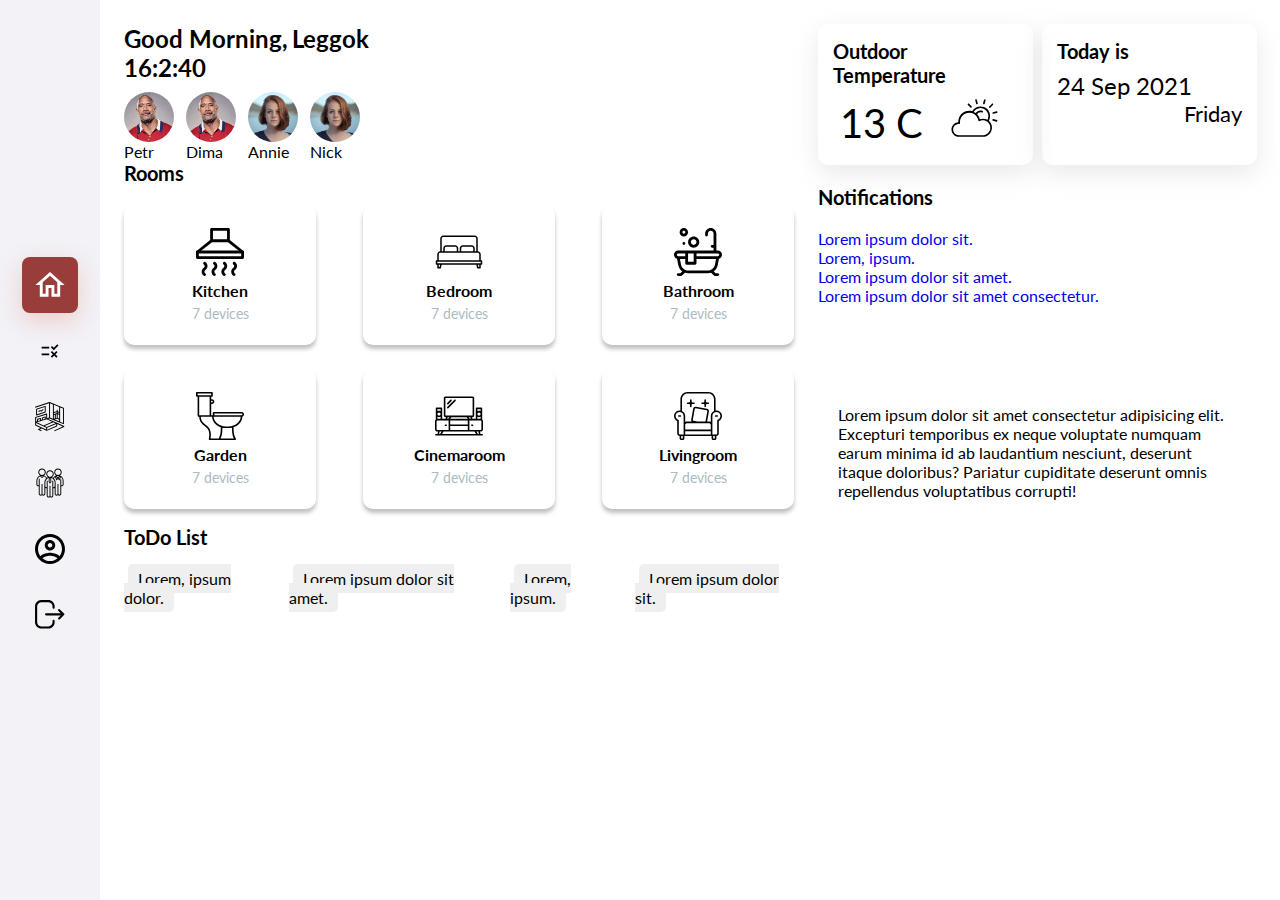
<file: index.html>
<!DOCTYPE html>
<html lang="en">
    <head>
        <meta charset="UTF-8">
        <meta http-equiv="X-UA-Compatible" content="IE=edge">
        <meta name="viewport" content="width=device-width, initial-scale=1.0">
        <title>Document</title>
        <link rel="stylesheet" href="assets/css/style.min.css">
        <link rel="preconnect" href="https://fonts.googleapis.com">
        <link rel="preconnect" href="https://fonts.gstatic.com" crossorigin>
        <link href="https://fonts.googleapis.com/css2?family=Lato:wght@400;700&display=swap" rel="stylesheet">
    </head>
    <body>
        <header>
            <div class="menu">
                <ul class="menu_list">
                    <li class="menu_list_item">
                        <a href="index.html" class="active">
                            <svg>
                                <use xlink:href="assets/img/sprite.svg#home"></use>
                            </svg>
                        </a>
                    </li>
                    <li class="menu_list_item">
                        <a href="todo.html">
                            <svg>
                                <use xlink:href="assets/img/sprite.svg#placeholder"></use>
                            </svg>
                        </a>
                    </li>
                    <li class="menu_list_item">
                        <a href="rooms.html">
                            <svg>
                                <use xlink:href="assets/img/sprite.svg#room"></use>
                            </svg>
                        </a>
                    </li>
                    <li class="menu_list_item">
                        <a href="members.html">
                            <svg>
                                <use xlink:href="assets/img/sprite.svg#comm"></use>
                            </svg>
                        </a>
                    </li>
                    <li class="menu_list_item">
                        <a href="profile.html">
                            <svg>
                                <use xlink:href="assets/img/sprite.svg#vector"></use>
                            </svg>
                        </a>
                    </li>
                    <li class="menu_list_item">
                        <a href="login.html">
                            <svg>
                                <use xlink:href="assets/img/sprite.svg#logout"></use>
                            </svg>
                        </a>
                    </li>
                </ul>
            </div>
        </header>
        <main class="home_page">
            <div class="left">
                <div class="wellcome">
                    <div class="hw">Good Morning,
                    </div>
                    <div class="user_name">Leggok</div>
                </div>
                <div class="time">16:23:01</div>
                <div class="members">
                    <ul class="members_list">
                        <li class="members_list_item">
                            <a href="#">
                                <div class="ava">
                                    <img src="assets/img/members/f.jpg" alt="">
                                </div>
                                Petr
                            </a>
                        </li>
                        <li class="members_list_item">
                            <a href="#">
                                <div class="ava">
                                    <img src="assets/img/members/f.jpg" alt="">
                                </div>
                                Dima
                            </a>
                        </li>
                        <li class="members_list_item">
                            <a href="#">
                                <div class="ava">
                                    <img src="assets/img/members/s.jpg" alt="">
                                </div>
                                Annie
                            </a>
                        </li>
                        <li class="members_list_item">
                            <a href="#">
                                <div class="ava">
                                    <img src="assets/img/members/s.jpg" alt="">
                                </div>
                                Nick
                            </a>
                        </li>
                    </ul>
                </div>
                <div class="rooms_wrap">
                    <div class="title">Rooms</div>
                    <ul class="rooms">
                        <li class="rooms_item">
                            <svg>
                                <use xlink:href="assets/img/rooms/rooms.svg#kitchen"></use>
                            </svg>
                            <a href="#">Kitchen</a>
                            <span>7 devices</span>
                        </li>
                        <li class="rooms_item">
                            <svg>
                                <use xlink:href="assets/img/rooms/rooms.svg#bedroom"></use>
                            </svg>
                            <a href="#">Bedroom</a>
                            <span>7 devices</span>
                        </li>
                        <li class="rooms_item">
                            <svg>
                                <use xlink:href="assets/img/rooms/rooms.svg#bathroom"></use>
                            </svg>
                            <a href="#">Bathroom</a>
                            <span>7 devices</span>
                        </li>
                        <li class="rooms_item">
                            <svg>
                                <use xlink:href="assets/img/rooms/rooms.svg#toilet"></use>
                            </svg>
                            <a href="#">Garden</a>
                            <span>7 devices</span>
                        </li>
                        <li class="rooms_item">
                            <svg>
                                <use xlink:href="assets/img/rooms/rooms.svg#cinemaroom"></use>
                            </svg>
                            <a href="#">Cinemaroom</a>
                            <span>7 devices</span>
                        </li>
                        <li class="rooms_item">
                            <svg>
                                <use xlink:href="assets/img/rooms/rooms.svg#livingroom"></use>
                            </svg>
                            <a href="#">Livingroom</a>
                            <span>7 devices</span>
                        </li>
                    </ul>
                </div>
                <div class="todo">
                    <div class="title">
                        ToDo List
                    </div>
                    <ul class="todo_list">
                        <li class="todo_list_item">
                            <a href="#" class="todo_list_item_link">Lorem, ipsum dolor.</a>
                        </li>
                        <li class="todo_list_item">
                            <a href="#" class="todo_list_item_link">Lorem ipsum dolor sit amet.</a>
                        </li>
                        <li class="todo_list_item">
                            <a href="#" class="todo_list_item_link">Lorem, ipsum.</a>
                        </li>
                        <li class="todo_list_item">
                            <a href="#" class="todo_list_item_link">Lorem ipsum dolor sit.</a>
                        </li>
                    </ul>
                </div>
            </div>
            <div class="right">
                <div class="right_top">
                    <div class="weather">
                        <div class="weather_title title">Outdoor Temperature</div>
                        <div class="weather_show">
                            <div class="weather_show_temperature">13 C</div>
                            <div class="weather_show_icon">


                                <?xml
                                version="1.0" encoding="iso-8859-1"?>
                                <!-- Generator: Adobe Illustrator 19.0.0, SVG Export Plug-In . SVG Version: 6.00 Build 0)  -->
                                <svg version="1.1" id="Capa_1" xmlns="http://www.w3.org/2000/svg" id='sun' xmlns:xlink="http://www.w3.org/1999/xlink" x="0px" y="0px" viewBox="0 0 397.401 397.401" style="enable-background:new 0 0 397.401 397.401;" xml:space="preserve">
                                    <g>
                                        <g>
                                            <path d="M173.573,97.768l-21.88-22.12c-2.58-3.084-7.171-3.492-10.255-0.912c-3.084,2.58-3.492,7.171-0.912,10.255
                                                        c0.258,0.308,0.541,0.595,0.847,0.857l21.88,22.12c3.053,2.616,7.649,2.261,10.265-0.792
                                                        C175.832,104.475,175.856,100.496,173.573,97.768z"/>
                                        </g>
                                    </g>
                                    <g>
                                        <g>
                                            <path d="M359.085,76.793c-2.58-3.084-7.171-3.492-10.255-0.912c-0.308,0.258-0.595,0.541-0.857,0.847l-22.12,21.88
                                                        c-3.084,2.58-3.492,7.171-0.912,10.255c2.58,3.084,7.171,3.492,10.255,0.912c0.308-0.258,0.595-0.541,0.857-0.847l22.12-21.88
                                                        C361.256,84.468,361.665,79.877,359.085,76.793z"/>
                                        </g>
                                    </g>
                                    <g>
                                        <g>
                                            <path d="M227.256,72.236c-0.045-0.212-0.099-0.421-0.163-0.628l-8-30.08c-0.832-3.911-4.677-6.407-8.588-5.576
                                                        s-6.407,4.677-5.576,8.588c0.045,0.212,0.099,0.421,0.163,0.628l8,30.08c0.832,3.911,4.677,6.407,8.588,5.576
                                                        S228.088,76.147,227.256,72.236z"/>
                                        </g>
                                    </g>
                                    <g>
                                        <g>
                                            <path d="M326.733,227.128c-1.36-1.36-2.773-2.693-4.24-4l1.2-2.16c1.489-2.737,2.824-5.555,4-8.44
                                                        c17.039-42.555-3.646-90.866-46.201-107.905c-0.08-0.032-0.159-0.064-0.239-0.095c-38.472-15.335-82.362,0.024-102.88,36
                                                        c-50.15-14.006-102.159,15.294-116.166,65.445c-2.331,8.345-3.5,16.971-3.474,25.635c0,1.2,0,2.453,0,3.76
                                                        c-34.817,2.469-61.041,32.695-58.572,67.512c2.333,32.907,29.584,58.483,62.572,58.728h0.2h208
                                                        c43.498,0.075,78.821-35.125,78.897-78.623C349.866,262.035,341.554,241.934,326.733,227.128z M225.293,118.048
                                                        c16.222-6.451,34.298-6.451,50.52,0c35.167,14.031,52.331,53.889,38.36,89.08c-1.012,2.423-2.16,4.787-3.44,7.08v0.64
                                                        c-20.081-11.674-44.288-13.898-66.16-6.08c-4.037-16.106-12.262-30.858-23.84-42.76c8.089-15.018,26.11-21.643,42-15.44
                                                        c3.798,1.249,7.89-0.818,9.139-4.616c1.146-3.484-0.495-7.275-3.819-8.824c-21.575-8.645-46.243-0.591-58.56,19.12
                                                        c-5.459-4.104-11.346-7.605-17.56-10.44C199.745,133.179,211.454,123.435,225.293,118.048z M286.128,345.289
                                                        c-4.951,1.183-10.025,1.774-15.115,1.76h-208c-26.885-0.024-48.66-21.839-48.636-48.724c0.012-12.885,5.131-25.239,14.236-34.356
                                                        l-0.08,0.04c9.117-9.132,21.496-14.257,34.4-14.24h1.76h1.56c3.989,0.272,7.444-2.742,7.715-6.731
                                                        c0.043-0.625,0.004-1.254-0.115-1.869c-0.16-1.387-0.293-2.893-0.4-4.52c0-1.52,0-3.2,0-5.08
                                                        c0.593-44.046,36.78-79.272,80.827-78.679c38.703,0.521,71.445,28.754,77.653,66.959c0.573,3.957,4.245,6.701,8.203,6.128
                                                        c0.764-0.111,1.506-0.343,2.197-0.688c4.429-2.215,9.1-3.906,13.92-5.04c34.529-8.25,69.208,13.054,77.458,47.583
                                                        C341.961,302.36,320.657,337.039,286.128,345.289z"/>
                                        </g>
                                    </g>
                                    <g>
                                        <g>
                                            <path d="M397.077,145.396c-1.104-3.581-4.759-5.727-8.425-4.948l-30.08,8c-3.862,1-6.187,4.935-5.2,8.8
                                                        c0.997,3.872,4.944,6.203,8.817,5.206c0.008-0.002,0.016-0.004,0.023-0.006l30.08-8
                                                        C396.114,153.27,398.256,149.217,397.077,145.396z"/>
                                        </g>
                                    </g>
                                    <g>
                                        <g>
                                            <path d="M391.973,216.168l-30-8.2c-3.855-1.105-7.875,1.125-8.98,4.98s1.125,7.875,4.98,8.98l30,8.2
                                                        c3.855,1.105,7.875-1.125,8.98-4.98C398.057,221.293,395.828,217.273,391.973,216.168z"/>
                                        </g>
                                    </g>
                                    <g>
                                        <g>
                                            <path d="M289.753,36.668c-3.855-1.105-7.875,1.125-8.98,4.98l-8.2,30c-1.144,3.831,1.034,7.865,4.865,9.009
                                                        c0.084,0.025,0.169,0.049,0.255,0.071c3.836,1.129,7.861-1.065,8.99-4.901c0.018-0.059,0.034-0.119,0.05-0.179l8-30
                                                        C295.837,41.793,293.608,37.773,289.753,36.668z"/>
                                        </g>
                                    </g>
                                    <g></g>
                                    <g></g>
                                    <g></g>
                                    <g></g>
                                    <g></g>
                                    <g></g>
                                    <g></g>
                                    <g></g>
                                    <g></g>
                                    <g></g>
                                    <g></g>
                                    <g></g>
                                    <g></g>
                                    <g></g>
                                    <g></g>
                                </svg>


                            </div>
                        </div>                    
                    </div>
                    <div class="date">
                        <div class="date_title title">Today is</div>
                        <div class="date_day">24 Sep 2021</div>
                        <div class="date_day_week">Friday</div>
                    </div>
                </div>
                <div class="notififcations">
                    <div class="title">Notifications</div>
                    <ul class="notifications_list">
                        <li class="notifications_list_item">
                            <a href="#" class="notifications_list_item_link">Lorem ipsum dolor sit.</a>
                        </li>
                        <li class="notifications_list_item">
                            <a href="#" class="notifications_list_item_link">Lorem, ipsum.</a>
                        </li>
                        <li class="notifications_list_item">
                            <a href="#" class="notifications_list_item_link">Lorem ipsum dolor sit amet.</a>
                        </li>
                        <li class="notifications_list_item">
                            <a href="#" class="notifications_list_item_link">Lorem ipsum dolor sit amet consectetur.</a>
                        </li>
                    </ul>
                </div>
                <div class="news">
                    Lorem ipsum dolor sit amet consectetur adipisicing elit. Excepturi temporibus ex neque voluptate numquam earum minima id ab laudantium nesciunt, deserunt itaque doloribus? Pariatur cupiditate deserunt omnis repellendus voluptatibus corrupti!
                </div>
            </div>
        </main>
        <script src="https://code.jquery.com/jquery-3.6.0.min.js" integrity="sha256-/xUj+3OJU5yExlq6GSYGSHk7tPXikynS7ogEvDej/m4=" crossorigin="anonymous"></script>
        <script>
            $('.todo_list_item_link').click(function (e) {
                e.preventDefault();
                $(this).toggleClass('done')
            })
            function Timer() {
                var dt = new Date()
                $('.time').text(dt.getHours() + ":" + dt.getMinutes() + ":" + dt.getSeconds());
                setTimeout("Timer()", 1000);
            }
            Timer();
            //             fetch("https://theaudiodb.p.rapidapi.com/searchtrack.php?s=coldplay&t=yellow", {
            // "method": "GET",
            // "headers": {
            // "access-control-allow-origin": "*",
            // "cf-cache-status": "DYNAMIC",
            // "cf-ray": "5bd302bdaad70d72-IAD",
            // "cf-request-id": "0457c00a8b00000d72b83fa200000001",
            // "content-type": "application/json",
            // "date": "Mon, 03 Aug 2020 21:07:52 GMT",
            // "expect-ct": "max-age=604800, report-uri=\"https://report-uri.cloudflare.com/cdn-cgi/beacon/expect-ct\"",
            // "server": "RapidAPI-1.1.24",
            // "set-cookie": [
            //     "__cfduid=d534d7f9c8f56db21ad71cc841ac2df1e1596488872; expires=Wed, 02-Sep-20 21:07:52 GMT; path=/; domain=.theaudiodb.com; HttpOnly; SameSite=Lax; Secure"
            // ],
            // "x-powered-by": "PHP/7.4.1",
            // "x-rapidapi-region": "AWS - us-east-1",
            // "x-rapidapi-version": "1.1.24",
            // "content-length": "2188",
            // "connection": "Close"
            // }
            // })
            // .then(response => {
            // console.log(response);
            // })
            // .catch(err => {
            // console.error(err);
            // });
        </script>
    </body>
</html>
</file>
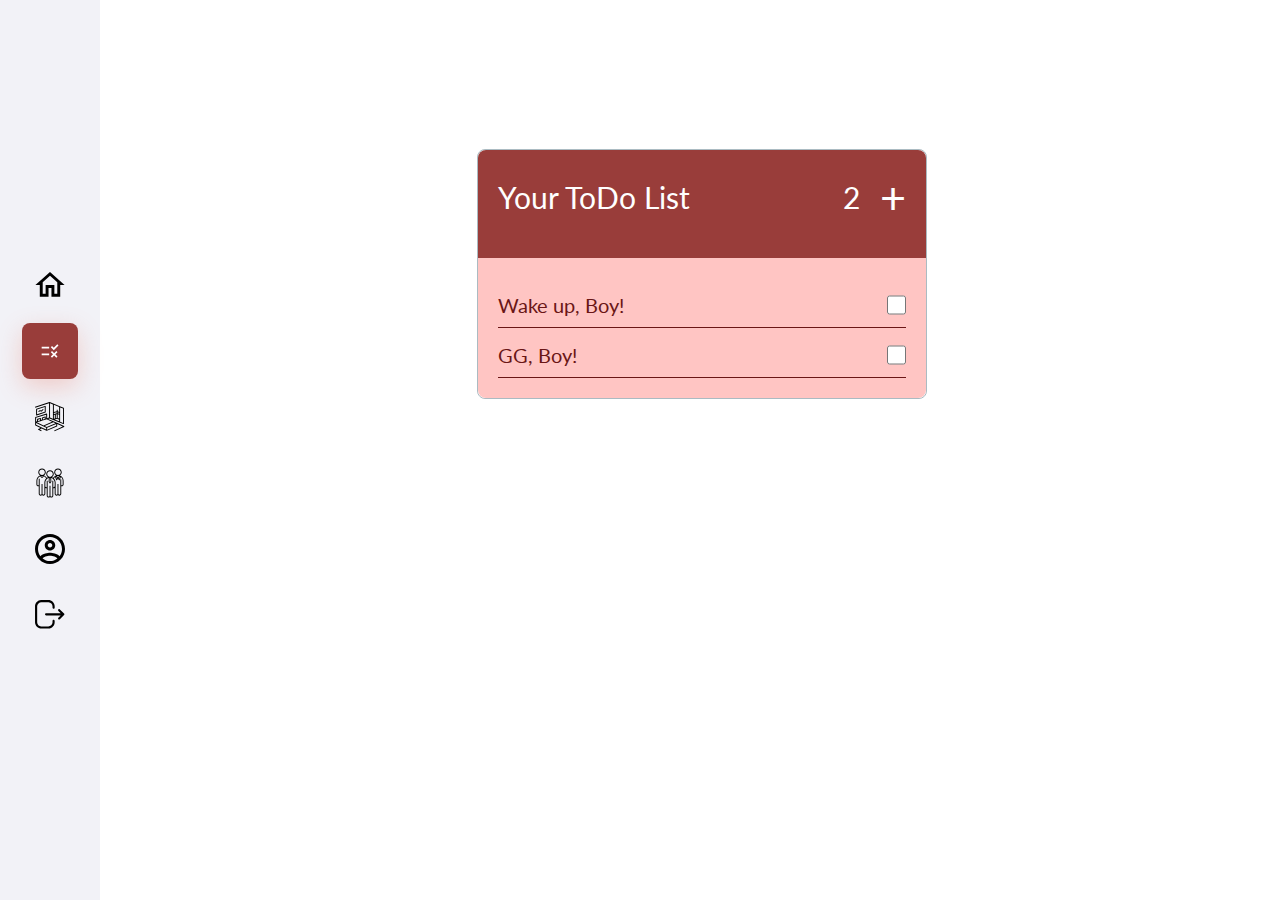
<file: todo.html>
<!DOCTYPE html>
<html lang="en">
    <head>
        <meta charset="UTF-8">
        <meta http-equiv="X-UA-Compatible" content="IE=edge">
        <meta name="viewport" content="width=device-width, initial-scale=1.0">
        <title>Document</title>
        <link rel="stylesheet" href="assets/css/style.min.css">
        <link rel="preconnect" href="https://fonts.googleapis.com">
        <link rel="preconnect" href="https://fonts.gstatic.com" crossorigin>
        <link href="https://fonts.googleapis.com/css2?family=Lato:wght@400;700&display=swap" rel="stylesheet">
    </head>
    <body>
        <header>
            <div class="menu">
                <ul class="menu_list">
                    <li class="menu_list_item">
                        <a href="index.html">
                            <svg>
                                <use xlink:href="assets/img/sprite.svg#home"></use>
                            </svg>
                        </a>
                    </li>
                    <li class="menu_list_item">
                        <a href="todo.html" class="active">
                            <svg>
                                <use xlink:href="assets/img/sprite.svg#placeholder"></use>
                            </svg>
                        </a>
                    </li>
                    <li class="menu_list_item">
                        <a href="rooms.html">
                            <svg>
                                <use xlink:href="assets/img/sprite.svg#room"></use>
                            </svg>
                        </a>
                    </li>
                    <li class="menu_list_item">
                        <a href="members.html">
                            <svg>
                                <use xlink:href="assets/img/sprite.svg#comm"></use>
                            </svg>
                        </a>
                    </li>
                    <li class="menu_list_item">
                        <a href="profile.html">
                            <svg>
                                <use xlink:href="assets/img/sprite.svg#vector"></use>
                            </svg>
                        </a>
                    </li>
                    <li class="menu_list_item">
                        <a href="login.html">
                            <svg>
                                <use xlink:href="assets/img/sprite.svg#logout"></use>
                            </svg>
                        </a>
                    </li>
                </ul>
            </div>
        </header>
        <main class="todo">
            <div class="container">
                <div class="todo_wrapper">
                    <div class="todo_head">
                        <div class="todo_head_static">
                            <div class="todo_head_title">Your ToDo List</div>
                            <div class="todo_head_right">
                                <div class="todo_head_count">1</div>
                                <div class="todo_head_add">
                                    <a href="#">+</a>    
                                </div>
                            </div>
                        </div>
                        <div class="todo_head_dynamic">
                            <form action="#">
                                <input type="text" placeholder="Your ToDo...">
                                <button type="submit">
                                    <svg>
                                        <use xlink:href="assets/img/icons/galochka.svg#gal"></use>
                                    </svg>
                                </button>
                                <button type="reset">
                                    <svg>
                                        <use xlink:href="assets/img/icons/clear.svg#clear"></use>
                                    </svg>
                                </button>
                            </form>
                        </div>
                    </div>
                    <div class="todo_body">
                        <ul class="todo_body_list">
                            <li class="todo_body_list_item">                            
                                <label for="item-1">Wake up, Boy!</label>
                                <input type="checkbox" id="item-1" name="todo_item" value="">
                            </li>
                            <li class="todo_body_list_item">                            
                                <label for="item-2">GG, Boy!</label>
                                <input type="checkbox" id="item-2" name="todo_item" value="">
                            </li>
                        </ul>
                    </div>
                </div>
            </div>
        </main>
        <script src="https://code.jquery.com/jquery-3.6.0.min.js" integrity="sha256-/xUj+3OJU5yExlq6GSYGSHk7tPXikynS7ogEvDej/m4=" crossorigin="anonymous"></script>
        <script>
            $('.todo_head_count').text(
                $('.todo_body_list li').length
            )            
            $('.todo_head_add a').click(function (e) {
                e.preventDefault();
                $('.todo_head_add').toggleClass('open_todo_plus')
                $('.todo_head_dynamic').toggleClass('open_todo')
            })
        </script>
    </body>
</html>
</file>
<file: assets/css/style.min.css>
.home_page,.members_list,.members_list_item a,.menu_list_item a,.wellcome,body,header{display:flex}.change,.menu_list_item a,.rooms_item,.sign>form>button,.todo_head,.todo_head_add,.todo_head_dynamic,.todo_list_item{transition:all .2s ease}*{margin:0;padding:0;box-sizing:border-box}ol,ul{list-style:none}a{text-decoration:none}body,html{width:100%;height:100%}body{background-color:#fff;font-family:Lato,sans-serif}header{background-color:#F2F2F7;width:100px;min-width:100px;height:100vh;justify-content:center;align-items:center;margin-right:24px}.menu_list_item{margin:10px 0;width:100%}.main_title,.member_img,.time{margin-bottom:10px}.menu_list_item a{width:56px;height:56px;text-align:center;padding:20px 0;color:#000;align-content:center;justify-content:center;align-items:center;border-radius:8px}.home_page,main{padding-top:24px}.active,.menu_list_item a:hover{color:#fff;background-color:#993D3A;box-shadow:0 8px 24px rgba(234,124,105,.32);fill:#fff}.left{width:60%}.right{width:38%}.hw,.time,.wellcome{font-size:24px;font-weight:700;margin-right:4px}.title{margin-bottom:20px;font-size:20px;font-weight:700}.members_list_item{margin-right:12px}.members_list_item:last-child{margin-right:0}.members_list_item a{flex-direction:column;color:#000}.ava>img{vertical-align:middle;width:50px;height:50px;border-radius:50%;object-fit:cover}.rooms_wrap{margin-bottom:16px}.rooms{display:grid;gap:24px;grid-template-columns:repeat(auto-fit,minmax(192px,1fr))}.date_show,.right_top,.rooms_item,.todo_list,.weather_show{display:flex}.rooms_item{width:192px;height:140px;border-radius:10px;box-shadow:0 4px 4px rgba(0,0,0,.25);flex-direction:column;justify-content:center;align-items:center}.right_top,.todo_head_static{justify-content:space-between}.rooms_item:hover{box-shadow:0 4px 4px #6A1616;cursor:pointer}.todo_list_item:hover{transform:scale(1.05)}.todo_list .done{color:#fff;background-color:#85c144}.todo_list a{margin:4px;background-color:#efefef;color:#000;border-radius:5px;padding:5px 10px}svg{width:40px;height:30px}.rooms_item:hover a{color:#6A1616}.rooms_item:hover use{fill:#6A1616}.rooms_item a{margin:5px 0;color:#000;font-weight:700}.rooms_item span{font-size:14px;color:#ABBBC2}.rooms_item svg{width:48px;height:48px}.date,.weather{width:49%;padding:15px;border-radius:10px;margin-bottom:20px;box-shadow:0 8px 24px rgba(187,187,187,.32)}.change,.inside,.light,.member_card,.outside,.room_carousel_list_item{box-shadow:0 4px 4px rgba(0,0,0,.25)}.date_title,.weather_title{margin-bottom:8px}.date_show,.weather_show{align-items:center;justify-content:space-around;font-size:40px}.date_show_icon svg,.weather_show_icon svg{width:71px;height:46px}.date_day,.weather_day{text-align:start;font-size:24px}.date_day_week,.weather_day_week{text-align:end;font-size:22px}.slick-next:before,.slick-prev:before{color:#ABBBC2}.slick-prev{left:-10px}.slick-next{right:-10px}main{display:block;max-width:calc(100% - 124px)}.member_img{width:250px;height:150px;background-color:#ABBBC2;display:flex;justify-content:center;align-items:center;border-radius:10px 10px 0 0}.member_img>img{border-radius:10px 10px 0 0;width:100%;height:100%;object-fit:cover}.member_name{font-size:20px;font-weight:700;padding-left:10px}.member_login{font-size:24px;color:#ABBBC2;margin:10px 0;padding-left:10px}.member_status{position:relative;padding-left:10px}.member_status:after{content:"";width:6px;height:6px;border-radius:50%;position:absolute;background-color:#85c144}.member_card,.room_carousel_img{height:300px;border-radius:10px}.members_news{margin:0}.member_card:hover{box-shadow:0 4px 8px #ef5454}.swiper-pagination-progressbar-fill{background-color:#ef5454}.swiper-button-next,.swiper-button-prev,.swiper-rtl{color:#ef5454}.members_list_item_link{display:flex!important;flex-direction:column;align-items:center;color:#000}.members_list_item_link>div{margin:30px 0}.news{margin:100px 20px}.room_carousel_img{background-color:#ABBBC2}.room_carousel_img>img{border-radius:10px;width:100%;height:100%;object-fit:cover}.room_carousel_name{text-transform:uppercase;font-size:40px}.room_carousel_content{padding:0 20px 2px;display:flex;flex-direction:column;justify-content:space-between}.inside,.light,.outside{text-align:center;padding:7px 17px;display:flex;border-radius:10px}.boxes,.swiper-slide{display:flex}.inside,.outside{width:144px;height:112px;flex-direction:column;justify-content:space-evenly}.hum,.temp{display:flex;justify-content:space-around}.where{font-weight:700;font-size:18px}.light{justify-content:space-evenly}.light>div{margin-right:10px}.room_carousel_list{display:flex;flex-wrap:wrap}.main_rooms,.room_carousel_list_item{flex-direction:column;display:flex}.room_carousel_list_item{margin:0 10px 10px;width:192px;height:140px;border-radius:10px;align-content:center;justify-content:space-evenly;align-items:center;font-weight:700}.room_carousel_list_item:hover{box-shadow:0 4px 4px #6A1616;cursor:pointer;fill:#993D3A;color:#6A1616}.fridge svg,.microwave svg{width:60px;height:60px}.swiper{width:100%;height:100%}.swiper-slide{padding:150px 10px}.room_carousel_img{width:33%}.room_carousel_content{width:27%}.room_carousel_list{width:40%;overflow-y:auto}.memberSwiper .swiper-slide{padding:0}.main_rooms .swiper-slide{padding:60px 0 265px}.swiper-button-next:after,.swiper-button-prev:after{font-size:28px;font-weight:700}.swiper-button-next{right:0}.swiper-button-prev{left:0}.top{display:flex;flex-direction:column;padding-top:24px}.change,.login_page,.profile{justify-content:center}.profile{padding:0;display:flex;align-items:center}.profile_left{margin-right:10px;display:flex;width:50%;flex-direction:column;justify-content:center;align-items:center}.profile_right{padding:150px 40px;height:100%;background-color:#F2F2F7}.profile_img>img{border-radius:20px;width:300px}.profile_login{margin:10px 0}.profile_sub_title{margin-bottom:20px}.birth,.pho{display:flex;align-items:center;justify-content:space-between;width:40%}.bot{display:flex;height:100%}.change{background-color:#993D3A;border-radius:4px;border:1px solid #6A1616;display:flex;align-items:center;width:35px;height:35px}.change svg{width:16px;height:20px;margin:auto;fill:#fff}.change:hover{background-color:transparent;color:#6A1616;box-shadow:0 0 24px rgba(234,124,105,.5)}.change:hover svg{fill:#6A1616}.birthday_title,.phone_title{margin:20px 0 0}.profile_birthday_form{padding:15px}select{padding:5px}.form_descr,.form_phone,.profile_birthday{display:none}.db{display:block}.dn{display:none}.login_page{background-color:#993D3A;width:100%;height:100%;max-width:100%;display:flex;align-items:center}.container{width:500px;height:500px;margin:auto;display:flex;flex-direction:column;justify-content:center;align-items:center}.container>.title{font-size:40px;color:#fff}.sign>form{display:flex;flex-direction:column;width:100%}.sign>form>input{margin:10px 0;width:500px;height:50px;background-color:transparent;border:2px solid #fff;padding:10px;color:#fff}.sign>form>input::placeholder{color:#fff}.sign>form>button{background-color:#fff;height:50px;color:#993D3A;border:2px solid transparent}.sign>form>button:hover{cursor:pointer;border-color:#fff;color:#fff;background-color:#993D3A}.todo{width:100%}.todo .container{justify-content:center;align-items:center}.todo_wrapper{border:1px solid #ABBBC2;border-radius:8px;width:90%}.todo_head{border-radius:8px 8px 0 0;padding:20px;font-size:30px;background-color:#993D3A;color:#fff;position:relative}.todo_head_static{display:flex;align-items:center;margin-bottom:14px}.todo_head_count{margin-right:20px}.todo_head_add a{color:#fff;font-size:45px}.todo_head_dynamic{display:flex;opacity:0;height:0;justify-content:space-between;align-items:center}.todo_head_dynamic form{width:100%;display:flex;justify-content:center;align-items:center}.todo_head_dynamic input{width:calc(100% - 92px);height:40px;border:none;background:0 0;border-bottom:1px solid #fff;color:#fff;font-size:22px}.todo_head_dynamic button{width:40px;height:40px;cursor:pointer;padding:5px;background:0 0;border:none}.todo_body_list_item,.todo_body_list_item label,.todo_head_dynamic button svg{width:100%;transition:all .2s ease}.todo_head_dynamic button svg{height:100%;fill:#fff}.todo_head_dynamic button:hover svg{fill:#6A1616}.open_todo_plus{transform:rotate(135deg)}.todo_head_right{display:flex;align-items:center}.todo_body{padding:20px;border-radius:0 0 8px 8px;background-color:#FFC5C3}.todo_body_list_item{font-size:20px;display:flex;justify-content:space-between;color:#6A1616;padding:15px 0 10px;border-bottom:1px solid #6A1616}.todo_body_list_item input{width:20px}.todo_body_list_item:hover{transition:all .2s ease;color:#993D3A;cursor:pointer}.todo_body_list_item:hover label{transition:all .2s ease;transform:translate(10px,0)}.open_todo{opacity:1;height:40px;display:flex;transition:all .2s ease}
</file>
